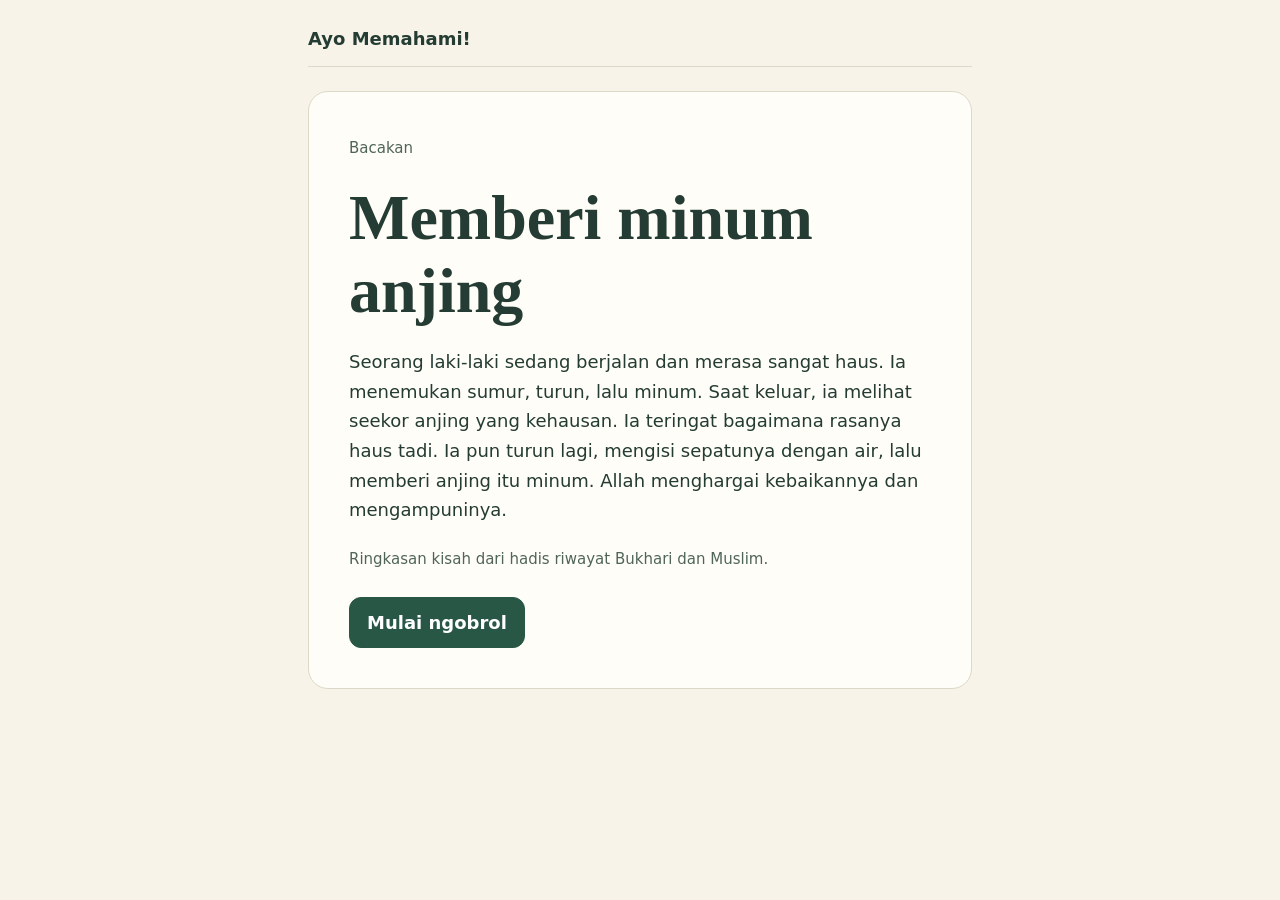
<file: index.html>
<!doctype html><html lang="id"><meta charset="utf-8"><meta name="viewport" content="width=device-width,initial-scale=1"><title>Ayo Memahami!</title><style>
*{box-sizing:border-box}body{margin:0;background:#f8f3e8;color:#243c33;font:18px/1.65 system-ui,sans-serif}main{max-width:700px;margin:auto;padding:24px 18px 48px}header{border-bottom:1px solid #ded8c9;padding-bottom:12px;font-weight:750}h1,h2{font-family:Georgia,serif;line-height:1.15}h1{font-size:clamp(2.4rem,8vw,4rem);margin:.3em 0}article{background:#fffdf7;border:1px solid #ded8c9;border-radius:20px;padding:clamp(20px,5vw,40px);margin-top:24px}small{color:#506559}button{font:inherit;font-weight:650;padding:10px 17px;border-radius:12px;border:1px solid #285746;background:#285746;color:white;cursor:pointer}button.secondary{background:transparent;color:#285746}.actions{display:flex;gap:10px;flex-wrap:wrap;margin-top:24px}details{margin-top:12px}summary{cursor:pointer}button:focus-visible,summary:focus-visible{outline:3px solid #bd701d;outline-offset:3px}</style>
<main><header>Ayo Memahami!</header><article id="card"></article><p id="status" role="status"></p></main><script>
const steps=[
 {label:"Bacakan",title:"Memberi minum anjing",body:"Seorang laki-laki sedang berjalan dan merasa sangat haus. Ia menemukan sumur, turun, lalu minum. Saat keluar, ia melihat seekor anjing yang kehausan. Ia teringat bagaimana rasanya haus tadi. Ia pun turun lagi, mengisi sepatunya dengan air, lalu memberi anjing itu minum. Allah menghargai kebaikannya dan mengampuninya.",source:"Ringkasan kisah dari hadis riwayat Bukhari dan Muslim."},
 {label:"Ajak ngobrol",title:"Apa yang ia lihat?",body:"Hewan apa yang dilihat laki-laki itu setelah keluar dari sumur?",hint:"Seekor anjing yang sedang kehausan."},
 {label:"Ajak ngobrol",title:"Mengapa ia membantu?",body:"Mengapa laki-laki itu mau turun lagi ke sumur? Coba ceritakan dengan kata-katamu sendiri.",hint:"Ia ingat bagaimana rasanya sangat haus dan melihat anjing itu juga membutuhkan air."},
 {label:"Refleksi dan aksi",title:"Satu kebaikan hari ini",body:"Kapan kamu pernah membutuhkan bantuan? Saat makan bersama hari ini, coba tawarkan segelas air kepada satu anggota keluarga."}
];
let current=0;const card=document.querySelector("#card"),status=document.querySelector("#status");
function draw(focus=false){
 const step=steps[current];
 card.innerHTML='<small>'+step.label+(step.hint?' · '+current+' dari 2':'')+'</small><h1 tabindex="-1">'+step.title+'</h1><p>'+step.body+'</p>'+(step.source?'<small>'+step.source+'</small>':'')+(step.hint?'<details><summary>Panduan untuk orang tua</summary><p>'+step.hint+'</p></details>':'')+'<div class="actions">'+(current?'<button class="secondary" id="back">Kembali</button>':'')+'<button id="next">'+['Mulai ngobrol','Pertanyaan berikutnya','Lanjut ke refleksi','Tandai selesai'][current]+'</button></div>';
 card.querySelector("#back")?.addEventListener("click",()=>{current--;status.textContent="";draw(true)});
 card.querySelector("#next").addEventListener("click",()=>{if(current<steps.length-1){current++;draw(true);return}try{localStorage.setItem("ayo-memahami-kisah-1","selesai");status.textContent="Kisah selesai. Progres tersimpan di perangkat ini."}catch{status.textContent="Kisah selesai."}});
 if(focus)card.querySelector("h1").focus();
}
draw();try{if(localStorage.getItem("ayo-memahami-kisah-1")==="selesai")status.textContent="Kisah ini sudah pernah diselesaikan."}catch{}
</script></html>
</file>
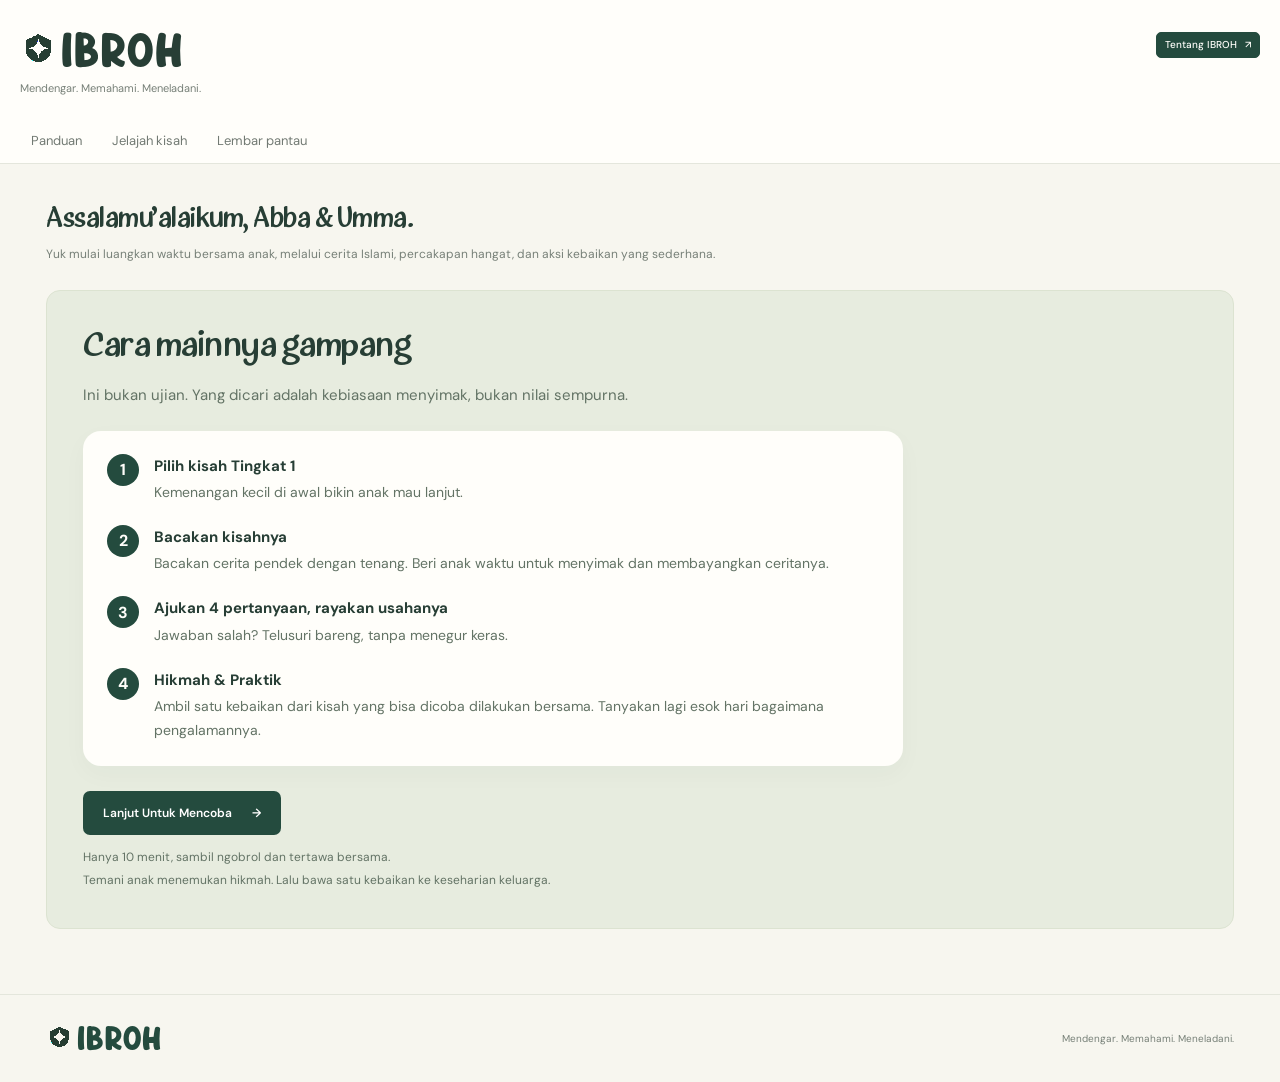
<file: ibroh/index.html>
<!DOCTYPE html>
<html lang="id">
<head>
<meta charset="UTF-8"><meta name="viewport" content="width=device-width, initial-scale=1"><meta name="theme-color" content="#244b3e">
<title>IBROH — Memahami kisah, menumbuhkan kebaikan</title>
<meta name="description" content="Baca 25 kisah Al-Qur’an dan hadis bersama anak, pahami hikmahnya, dan mulai satu kebaikan setiap hari.">
<link rel="preconnect" href="https://fonts.googleapis.com">
<link href="https://fonts.googleapis.com/css2?family=DM+Sans:wght@400;500;600;700&display=swap" rel="stylesheet">
<link rel="preload" href="fonts/lt-comical.ttf" as="font" type="font/ttf" crossorigin>
<link rel="stylesheet" href="style.css"><script src="app.js" defer></script>
</head>
<body>
<svg class="brand-filters" xmlns="http://www.w3.org/2000/svg" width="0" height="0" aria-hidden="true" focusable="false"><defs><filter id="brand-green" color-interpolation-filters="sRGB"><feComponentTransfer><feFuncR type="discrete" tableValues="0.15294 1"/><feFuncG type="discrete" tableValues="0.24314 1"/><feFuncB type="discrete" tableValues="0.20784 1"/></feComponentTransfer></filter></defs></svg>
<a class="skip" href="#main">Ke isi utama</a>
<aside class="sidebar">
<a class="brand" href="#beranda" aria-label="IBROH beranda"><img class="brand-icon" src="assets/ibroh-emblem.png" alt="" width="32" height="32">IBROH</a>
<p class="brand-sub">Mendengar. Memahami. Meneladani.</p>
<button class="about-button" id="about-button">Tentang IBROH <span aria-hidden="true">↗</span></button>
<nav aria-label="Navigasi utama"><a href="#panduan" data-nav="panduan">Panduan</a><a href="#kisah" data-nav="kisah">Jelajah kisah</a><a href="#perjalanan" data-nav="perjalanan">Lembar pantau</a></nav>
<div class="sidebar-bottom"><div class="little-leaf" aria-hidden="true">❧</div><p>Pelan-pelan memahami.<br>Sama-sama meneladani.</p><span>Untuk orang tua & anak</span></div>
</aside>
<div class="shell">
<main id="main" tabindex="-1"><p class="loading" role="status">Menyiapkan kisah untuk keluarga…</p></main>
<footer><a href="#beranda" class="footer-brand" aria-label="IBROH" style="display:inline-flex;align-items:center;gap:3px;font-size:32px;letter-spacing:1px;line-height:1.15"><img class="brand-icon" src="assets/ibroh-emblem.png" alt="" width="28" height="28" style="width:28px;height:28px">IBROH</a><span>Mendengar. Memahami. Meneladani.</span></footer></div>
<dialog id="info-dialog"><button class="dialog-close" aria-label="Tutup" id="dialog-close">×</button><div id="dialog-content"></div></dialog>
<div id="toast" role="status" aria-live="polite"></div>
</body></html>
</file>
<file: ibroh/style.css>
@font-face {
  font-family: 'LT Comical';
  src: url('./fonts/lt-comical.ttf') format('truetype');
  font-weight: 400;
  font-style: normal;
  font-display: swap;
}

:root{--ink:#273e35;--muted:#778078;--green:#244b3e;--cream:#f7f6ef;--gold:#b9914f;--line:#e4e6dc;--white:#fffefa;--serif:'LT Comical',Arial,sans-serif;--sans:'DM Sans',Arial,sans-serif}*{box-sizing:border-box}body{margin:0;background:var(--cream);color:var(--ink);font-family:var(--sans);font-size:14px}button,input,textarea,select{font:inherit}button,a,input,textarea,select{-webkit-tap-highlight-color:transparent}button,a{touch-action:manipulation}button{cursor:pointer}button:disabled{opacity:.5;cursor:default}a{color:inherit;text-decoration:none}button:focus-visible,a:focus-visible,input:focus-visible,textarea:focus-visible,select:focus-visible,summary:focus-visible{outline:3px solid var(--gold);outline-offset:4px}button{color:inherit}h1,h2,h3,p{margin-top:0}h1,h2,h3{font-family:var(--serif);font-weight:500}p{line-height:1.8}.sidebar{position:fixed;inset:0 auto 0 0;width:242px;background:var(--white);border-right:1px solid var(--line);padding:40px 28px;display:flex;flex-direction:column}.brand{font-family:var(--serif);font-weight:600;font-size:34px;letter-spacing:2px;display:flex;align-items:center;gap:7px}.brand-symbol{font-size:35px;transform:rotate(-30deg);color:var(--gold)}.brand-dot{color:var(--gold);margin-left:-9px}.brand-sub{font-size:11px;margin:12px 0 43px;color:var(--muted)}nav{display:grid;gap:9px}nav a,nav button{border:0;background:transparent;text-align:left;padding:13px 11px;border-radius:8px;font-size:13px;color:#727a73;display:flex;gap:12px;align-items:center}nav span{font-size:22px;width:20px;line-height:1}nav .active{background:#edf1e8;color:var(--green);font-weight:700}nav a:hover,nav button:hover{background:#f0f2eb}.sidebar-bottom{margin-top:auto;border-top:1px solid var(--line);padding-top:22px}.little-leaf{font-size:38px;color:var(--gold)}.sidebar-bottom p{font-family:var(--serif);font-style:italic;font-size:14px;line-height:1.7;margin:8px 0 18px}.sidebar-bottom>span{font-size:10px;text-transform:uppercase;letter-spacing:1.5px;color:var(--muted)}.shell{margin-left:242px}.topbar{height:80px;border-bottom:1px solid var(--line);display:flex;align-items:center;justify-content:space-between;padding:0 46px;color:var(--muted);font-size:12px}.about-button{border:0;background:transparent;font-size:12px}.about-button span{margin-left:12px}main{max-width:1370px;padding:42px 46px 65px;margin:auto;min-height:75vh}.eyebrow{font-size:10px;letter-spacing:2.3px;text-transform:uppercase;color:var(--gold);font-weight:700;margin:0 0 14px}.intro{display:flex;align-items:end;justify-content:space-between;margin-bottom:25px}.intro h1{font-size:29px;margin-bottom:8px;letter-spacing:-.5px}.intro p{color:var(--muted);margin:0;font-size:12px}.date-note{font-size:11px;color:var(--muted)}.hero{background:#e7ecdf;border-radius:14px;position:relative;overflow:hidden;display:grid;grid-template-columns:1.2fr 1fr;min-height:340px;border:1px solid #dce3d1}.hero-copy{padding:38px 0 35px 36px;z-index:1}.hero h2{font-size:40px;line-height:1.22;letter-spacing:-1.4px;margin:0 0 17px;max-width:440px}.hero h2 em{color:#6a8266;font-weight:400;font-style:normal}.hero-copy>p{font-size:13px;color:#637365;max-width:340px;margin-bottom:25px;line-height:1.8}.primary,.secondary{border:0;border-radius:7px;display:inline-flex;align-items:center;justify-content:center;gap:20px;padding:13px 20px;font-size:12px;font-weight:600;min-height:44px}.primary{background:var(--green);color:white}.primary:hover{background:#17382c}.secondary{border:1px solid #cbd3c7;background:transparent}.secondary:hover{background:#edf1e8}.hero-art{position:relative;min-height:320px;display:grid;place-items:center}.sun-disc{position:absolute;width:285px;height:285px;border-radius:50%;background:#dbe3cf;right:25px;top:30px}.sun-disc:before,.sun-disc:after{content:'';position:absolute;inset:15px;border:1px solid #c8d2b8;border-radius:50%}.sun-disc:after{inset:-17px;border-style:dashed;border-color:#d0d9c5}.book-stack{position:relative;transform:rotate(-9deg);width:181px;height:233px;margin:12px 25px 0 0;box-shadow:18px 22px 23px #344e3522;border-radius:3px 9px 9px 3px;background:#37604a;border-left:9px solid #284d3a;color:#e6d8b1;display:flex;flex-direction:column;align-items:center;padding:24px 10px;z-index:1}.book-stack:before{content:'';position:absolute;z-index:-1;inset:9px -9px -9px 6px;background:repeating-linear-gradient(#e7e4d4 0 2px,#d5d3c4 2px 3px);border-radius:0 5px 5px 0;border-right:4px solid #294e3b;border-bottom:5px solid #294e3b}.book-border{position:absolute;inset:13px;border:1px solid #b5b78288;border-radius:3px}.book-leaf{font-size:58px;margin:7px 0 7px}.book-stack strong{font-family:var(--serif);letter-spacing:4px;font-size:24px;font-weight:400}.book-stack small{font-size:8px;line-height:1.8;text-align:center;letter-spacing:1px;margin-top:14px}.art-note{position:absolute;right:24px;bottom:23px;color:#65775d;font-family:var(--serif);font-size:11px;font-style:italic}.sprig{position:absolute;color:#7b906d;font-size:150px;bottom:-20px;right:-15px;transform:rotate(-30deg);z-index:2}.section-top{display:flex;align-items:center;justify-content:space-between;margin:35px 0 20px;gap:15px}.section-top h2{font-size:24px;margin:0 0 6px;letter-spacing:-.6px}.section-top p{font-size:12px;color:var(--muted);margin:0}.link-button{border:0;background:transparent;color:var(--green);font-size:12px;padding:10px 0;white-space:nowrap}.toolbar{display:flex;justify-content:space-between;gap:15px;margin-bottom:19px;align-items:center}.filters{display:flex;gap:7px;flex-wrap:wrap}.filter{border:1px solid var(--line);background:var(--white);border-radius:6px;padding:9px 12px;font-size:11px}.filter.selected{background:var(--green);color:white;border-color:var(--green)}.search-wrap{position:relative;min-width:190px}.search-wrap>span{position:absolute;left:13px;top:10px;color:var(--muted);font-size:17px}.search{width:100%;background:var(--white);border:1px solid var(--line);padding:11px 12px 11px 36px;border-radius:7px;font-size:11px}.cards{display:grid;grid-template-columns:repeat(3,minmax(0,1fr));gap:18px}.story-card{background:var(--white);border:1px solid var(--line);border-radius:11px;overflow:hidden;display:flex;flex-direction:column;transition:transform .2s,box-shadow .2s}.story-card:hover{transform:translateY(-3px);box-shadow:0 8px 22px #2743350a}.card-art{height:130px;background:var(--tone);position:relative;display:grid;place-items:center;overflow:hidden}.card-art:before{content:'';width:120px;height:120px;border:1px solid #fff8;position:absolute;border-radius:50%;top:20px;right:20px}.card-art:after{content:'';position:absolute;inset:auto -20px -75px;height:130px;border-radius:50%;background:#ffffff40}.card-glyph{font-family:var(--serif);font-size:60px;color:var(--glyph);line-height:1;z-index:1}.bookmark{position:absolute;right:12px;top:11px;background:#fff9;border:0;border-radius:50%;height:29px;width:29px;color:var(--green);font-size:20px;display:grid;place-items:center;z-index:2}.bookmark[aria-pressed=true]{background:var(--green);color:white}.card-body{padding:20px 19px 17px;display:flex;flex-direction:column;flex:1}.card-meta{display:flex;justify-content:space-between;font-size:10px;color:var(--muted);margin-bottom:11px}.level-label{color:#637952}.story-card h3{font-size:18px;line-height:1.5;margin-bottom:9px}.story-card p{color:var(--muted);font-size:11px;margin-bottom:16px;line-height:1.7}.card-bottom{display:flex;align-items:center;justify-content:space-between;margin-top:auto;border-top:1px solid #edf0e6;padding-top:12px}.card-bottom span{font-size:10px;color:var(--muted)}.card-bottom a{font-size:11px;font-weight:700;min-height:28px;display:flex;align-items:center;gap:17px}.complete-label{color:var(--green)!important}.bottom-callout{padding:24px 29px;border:1px solid var(--line);border-radius:10px;margin-top:30px;display:flex;align-items:center;gap:20px;background:#f0f0e5}.bottom-callout>span{font-size:38px;color:var(--gold)}.bottom-callout h3{font-size:17px;margin:0 0 6px}.bottom-callout p{font-size:11px;margin:0;color:var(--muted)}.bottom-callout button{margin-left:auto;white-space:nowrap}.progress-line{height:4px;background:#e1e6d9;border-radius:5px;overflow:hidden;margin-top:14px}.progress-line>span{height:100%;display:block;background:#6e8d65}.journey-summary{padding:25px 30px;background:#e7ecdf;border-radius:12px;margin-bottom:25px;display:flex;align-items:center;gap:25px}.journey-summary strong{font-family:var(--serif);font-size:42px;font-weight:500;white-space:nowrap}.journey-summary p{margin:0;color:#637365}.journey-tabs{display:flex;gap:10px;margin:25px 0}.empty{border:1px dashed #cbd2c4;border-radius:12px;padding:45px;text-align:center;grid-column:1/-1}.empty h3{font-size:21px}.empty p{color:var(--muted);font-size:13px}.reader-top{display:flex;justify-content:space-between;align-items:center;margin-bottom:25px}.back{font-size:12px;color:var(--muted)}.reader-layout{display:grid;grid-template-columns:minmax(0,1fr) 230px;gap:28px}.reader-main{min-width:0}.reader-heading{padding:33px 36px;border-radius:12px;background:var(--tone);position:relative;overflow:hidden}.reader-heading h1{font-size:34px;line-height:1.35;max-width:530px;margin:10px 0}.reader-heading p{font-size:12px;margin:0;color:#657466}.reader-heading .eyebrow{color:var(--green)}.read-tabs{display:flex;gap:0;border-bottom:1px solid var(--line);margin:25px 0}.read-tabs button{flex:1;padding:17px 5px;border:0;background:transparent;font-size:12px;color:var(--muted);border-bottom:2px solid transparent}.read-tabs button.selected{color:var(--green);border-bottom-color:var(--green);font-weight:700}.reading{background:var(--white);padding:30px 34px;border:1px solid var(--line);border-radius:10px}.narrative{font-family:var(--serif);font-size:19px;line-height:2;letter-spacing:.05px}.reading h2{font-size:22px}.source{font-size:11px;color:var(--muted);line-height:1.7;border-top:1px solid var(--line);padding-top:18px;margin:24px 0 0}.word-box,.lesson-box{background:#f0f2e9;padding:20px;border-radius:7px;margin-top:25px;font-size:13px;line-height:1.9}.word-box strong,.lesson-box strong{display:block;margin-bottom:7px}.reader-side{padding-top:0}.reader-side>section{border:1px solid var(--line);border-radius:10px;padding:23px 20px;background:#fffdf5;margin-bottom:18px}.reader-side h3{font-size:18px}.reader-side p{font-size:12px;color:var(--muted)}.reader-side .primary{width:100%}.reader-side label{font-size:12px}.reader-side .progress-line{margin-bottom:12px}.tiny{font-size:10px;color:var(--muted);line-height:1.8}.questions{display:grid;gap:25px}.question{border:0;padding:0;margin:0;min-width:0}.question legend{line-height:1.7;font-weight:600;margin-bottom:12px;font-size:13px;width:100%}.option{display:flex;gap:10px;padding:12px;border:1px solid var(--line);border-radius:6px;margin-bottom:8px;font-size:13px;line-height:1.6;align-items:start}.option:has(input:checked){background:#edf2e6;border-color:#7a946c}.option input{accent-color:var(--green);margin-top:4px}.answer{width:100%;min-height:90px;border:1px solid #dce1d6;background:#fffefa;border-radius:7px;padding:13px;resize:vertical;color:var(--ink);font-size:13px;line-height:1.7}.answer-label{display:block;font-size:12px;margin:20px 0 10px}.guide-answer{margin-top:25px;padding:18px;background:#f0f2e9;border-radius:7px;font-size:12px;line-height:1.9}.guide-answer summary{cursor:pointer;font-weight:600}.guide-answer p{white-space:pre-line;margin-top:14px;margin-bottom:0}.reader-actions{display:flex;gap:12px;justify-content:space-between;margin-top:25px;flex-wrap:wrap}.practice-check{padding:17px;background:#edf1e8;display:flex;gap:12px;align-items:start;font-size:13px;line-height:1.8;border-radius:8px;margin-top:20px}.practice-check input{margin-top:6px;accent-color:var(--green)}.saved-note{font-size:10px;color:var(--muted);margin-top:12px}.text-size{border:1px solid var(--line);border-radius:6px;background:var(--white);padding:7px 11px}.reading.large .narrative{font-size:23px}footer{border-top:1px solid var(--line);padding:25px 46px;display:flex;align-items:center;justify-content:space-between;gap:15px;color:var(--muted);font-size:10px}.footer-brand{font-family:var(--serif);font-size:18px;color:var(--green);letter-spacing:2px}dialog{border:1px solid var(--line);border-radius:14px;background:var(--white);color:var(--ink);padding:38px;width:min(560px,calc(100vw - 30px));max-height:85vh}dialog::backdrop{background:#19382ccc;backdrop-filter:blur(4px)}dialog h2{font-size:28px;margin:10px 0 20px}dialog h3{font-size:18px;margin:22px 0 7px}dialog p,dialog li{font-size:13px;line-height:1.9}dialog a{text-decoration:underline}.dialog-close{position:absolute;top:12px;right:15px;border:0;background:transparent;font-size:27px}.guide-step{display:flex;gap:15px;margin:20px 0}.guide-step b{flex-shrink:0;background:#e9eede;border-radius:50%;width:30px;height:30px;display:grid;place-items:center;font-size:12px}.guide-step h3{margin:0 0 6px}.guide-step p{margin:0}.skip{position:fixed;top:-60px;background:var(--green);color:white;padding:15px;z-index:100}.skip:focus{top:0}#toast{position:fixed;bottom:25px;left:50%;transform:translateX(-50%);background:var(--green);color:white;padding:13px 23px;border-radius:8px;font-size:12px;box-shadow:0 6px 20px #0002;opacity:0;pointer-events:none;transition:opacity .2s;z-index:10}#toast.visible{opacity:1}.loading{padding:80px;text-align:center;color:var(--muted)}
/* Shared page structure for phones, tablets, and computers. */
.sidebar{position:relative;inset:auto;width:100%;padding:24px max(20px,calc((100vw - 1278px)/2)) 0;border-right:0;border-bottom:1px solid var(--line)}
.brand-sub{position:absolute;right:max(20px,calc((100vw - 1278px)/2));top:32px;margin:0;text-align:right;max-width:160px}
.sidebar nav{display:flex;gap:8px;margin-top:20px;overflow-x:auto}
.sidebar nav a,.sidebar nav button{white-space:nowrap;border-radius:8px 8px 0 0;min-height:44px}
.sidebar-bottom{display:none}
.shell{margin-left:0}
.topbar{height:49px;padding:0 max(20px,calc((100vw - 1278px)/2))}
.date-note{display:none}
.toolbar{align-items:stretch;flex-direction:column}
.cards{grid-template-columns:repeat(2,minmax(0,1fr))}
.reader-layout{grid-template-columns:minmax(0,1fr)}
.reader-side{display:grid;grid-template-columns:1fr;gap:15px}
.reader-side>section{margin:0}

@media(min-width:1500px){main{padding-top:48px}.hero{min-height:370px}.hero h2{font-size:46px}.hero-copy{padding-top:45px}.card-art{height:155px}}@media(max-width:1160px){.sidebar{width:210px;padding:35px 20px}.shell{margin-left:210px}main{padding:30px 28px}.topbar{padding:0 28px}.hero h2{font-size:34px}.hero-copy{padding-left:27px}.hero{grid-template-columns:1.3fr 1fr}.book-stack{width:150px;height:205px}.sun-disc{width:230px;height:230px;right:-20px;top:55px}.hero-art{min-height:320px}.toolbar{align-items:stretch;flex-direction:column}.search-wrap{max-width:none}.cards{gap:13px}.reader-layout{grid-template-columns:minmax(0,1fr)}.reader-side{display:grid;grid-template-columns:1fr 1fr;gap:15px}.reader-side>section{margin:0}footer{padding:25px 28px}.date-note{display:none}}@media(max-width:1160px){.sidebar{position:relative;width:100%;padding:19px 20px 0;border-right:0;border-bottom:1px solid var(--line)}.brand{font-size:28px}.brand-symbol{font-size:30px}.brand-sub{position:absolute;right:20px;top:24px;font-size:9px;margin:0;max-width:120px;text-align:right}.sidebar nav{display:flex;gap:5px;margin-top:17px;overflow-x:auto}.sidebar nav a,.sidebar nav button{padding:12px 9px;border-radius:6px 6px 0 0;font-size:10px;white-space:nowrap;gap:5px}.sidebar nav span{font-size:17px;width:auto}.sidebar-bottom{display:none}.shell{margin-left:0}.topbar{height:49px;padding:0 20px;font-size:10px}.about-button{font-size:10px}main{padding:26px 20px 40px}.intro{margin-bottom:22px}.intro h1{font-size:27px}.intro p{font-size:11px;max-width:290px}.hero{grid-template-columns:1fr;min-height:0}.hero-copy{padding:28px 25px 0}.hero h2{font-size:35px;max-width:330px}.hero-copy>p{font-size:12px;max-width:310px;margin-bottom:20px}.hero-art{min-height:225px;margin-top:-5px}.book-stack{width:132px;height:175px;padding:17px 5px;transform:rotate(-10deg);margin:0}.book-stack strong{font-size:21px}.book-leaf{font-size:38px;margin:8px 0}.book-stack small{font-size:7px;margin-top:11px}.sun-disc{height:190px;width:190px;top:18px;right:calc(50% - 95px)}.sprig{right:30px;font-size:125px;bottom:-15px}.art-note{right:16px;bottom:18px;font-size:10px}.section-top{margin-top:29px}.section-top h2{font-size:22px}.section-top p{font-size:11px}.link-button{font-size:10px}.filters{gap:6px}.filter{font-size:10px;padding:8px 10px}.cards{grid-template-columns:repeat(2,minmax(0,1fr));gap:12px}.card-art{height:110px}.card-glyph{font-size:49px}.card-body{padding:15px 12px}.story-card h3{font-size:16px;line-height:1.5}.story-card p{font-size:10px}.card-meta{font-size:9px;gap:5px}.card-bottom{gap:5px;align-items:start}.card-bottom a{font-size:10px;gap:7px}.card-bottom span{font-size:9px}.bottom-callout{padding:20px;flex-wrap:wrap;gap:10px}.bottom-callout>span{display:none}.bottom-callout button{margin-left:0}.bottom-callout h3{font-size:17px}.bottom-callout p{font-size:11px}footer{padding:22px 20px;flex-wrap:wrap;gap:10px}.reader-top{margin-bottom:20px}.reader-heading{padding:25px}.reader-heading h1{font-size:28px}.reading{padding:25px 21px}.narrative{font-size:18px;line-height:1.95}.reader-side{grid-template-columns:1fr}.reader-side>section{padding:20px}.read-tabs button{font-size:11px}.journey-summary{padding:22px;gap:17px}.journey-summary strong{font-size:32px}.journey-summary p{font-size:12px}.empty{padding:35px 20px}dialog{padding:30px 25px}}@media(prefers-reduced-motion:reduce){*{transition:none!important;scroll-behavior:auto!important}}

.book-stack:before{inset:9px -9px 6px auto;width:9px;border-bottom:0;z-index:0}.book-stack:after{content:"";position:absolute;bottom:-8px;left:5px;right:-5px;height:8px;background:repeating-linear-gradient(#e7e4d4 0 2px,#d5d3c4 2px 3px);border-bottom:3px solid #294e3b;border-radius:0 0 4px 2px;z-index:0}


@font-face {
  font-family: 'Happy School';
  src: url('./fonts/happy-school.otf') format('opentype');
  font-weight: 400;
  font-style: normal;
  font-display: swap;
}

.brand,
.footer-brand,
.book-stack strong {
  font-family: 'Happy School', Arial, sans-serif;
  font-weight: 400;
}

.hero {
  grid-template-columns: 1fr;
  min-height: 0;
}
.hero-copy {
  padding: 36px;
}
.hero-copy > p {
  max-width: 560px;
}
@media(max-width:1160px) {
  .hero-copy {
    padding: 28px 25px;
  }
}

/* Keep the header tagline on one line on every screen. */
.brand-sub{max-width:none;white-space:nowrap}

/* Compact brand lockup using the supplied emblem. */
.brand{gap:3px;letter-spacing:1px}
.brand-icon{display:block;width:32px;height:32px;object-fit:contain;flex:none}
.brand-dot{margin-left:-3px}

.brand-filters{position:absolute;overflow:hidden;pointer-events:none}
.brand-icon{filter:url(#brand-green);mix-blend-mode:multiply}

/* Place the tagline beneath the brand and About at the upper right. */
.brand-sub{position:static;max-width:none;margin:2px 0 0;text-align:left;white-space:nowrap}
.sidebar>.about-button{position:absolute;top:32px;right:max(20px,calc((100vw - 1278px)/2));min-height:32px;color:var(--muted)}
@media(max-width:1160px){.sidebar>.about-button{top:24px;right:20px}}

/* Balance the brand size with the tagline beneath it. */
.brand{font-size:46px;line-height:1.15;width:max-content}
.brand-icon{width:38px;height:38px}
@media(max-width:1160px){.brand{font-size:40px}.brand-icon{width:34px;height:34px}}

/* Five-session family observation sheet. */
.session-tracker{margin:24px 0 38px}
.session-status{font-weight:600;color:var(--green);margin-bottom:4px}
.session-list{display:grid;gap:14px;margin:20px 0}
.session-card{border:1px solid var(--line);border-radius:10px;background:var(--white);overflow:hidden}
.session-card summary{cursor:pointer;padding:18px 20px;font-weight:600;min-height:54px}
.session-card summary span{float:right;font-weight:400;font-size:12px;color:var(--muted);margin-left:12px}
.session-fields{display:grid;grid-template-columns:repeat(2,minmax(0,1fr));gap:18px;padding:4px 20px 22px}
.session-fields label{display:flex;flex-direction:column;gap:8px;font-size:12px;font-weight:500;min-width:0}
.session-fields input,.session-fields select,.session-fields textarea{width:100%;max-width:100%;min-width:0;min-height:44px;border:1px solid var(--line);border-radius:7px;padding:11px;background:var(--white);color:var(--ink);font-size:14px}
.session-fields textarea{min-height:95px;resize:vertical;line-height:1.7}
.session-wide{grid-column:1/-1}
.story-history>h2{font-size:24px;margin-bottom:20px}
@media(max-width:600px){.session-fields{grid-template-columns:1fr;padding:4px 16px 18px}.session-card summary{padding:16px}.session-fields input,.session-fields select,.session-fields textarea{font-size:16px}}

.start-duration{font-size:12px!important;margin:12px 0 0!important;max-width:none!important}
.return-note{border-top:1px solid #cbd5bf;margin-top:24px;padding-top:20px;max-width:600px;font-size:13px}
.return-note p{margin:8px 0;font-size:13px;line-height:1.8}
.return-note>span{display:block;color:var(--muted);font-size:12px;line-height:1.7}
.return-note button{display:block}
.level-help{padding:14px 18px;border:1px solid var(--line);border-radius:8px;background:#edf1e8;font-size:13px;color:var(--green);margin:0 0 18px}
.session-complete>.tiny{margin:14px 0 0}
.session-complete .lesson-box{margin-bottom:22px}
.hero-copy>.primary{max-width:100%;white-space:normal;text-align:left;line-height:1.5}

/* Make About IBROH a clearly visible button. */
.sidebar>.about-button{background:var(--green);color:var(--white);border:1px solid var(--green);border-radius:5px;min-height:26px;padding:4px 8px;font-size:10px;font-weight:500;line-height:1.4}
.sidebar>.about-button:hover{background:#17382c;border-color:#17382c}
.sidebar>.about-button span{margin-left:5px}
@media(max-width:1160px){.sidebar>.about-button{padding:4px 7px;font-size:9px}}

/* A simple three-step introduction to the first reading session. */
.how-to h2{max-width:none;font-size:36px;letter-spacing:-.5px;margin-bottom:12px}
.how-to .how-to-intro{max-width:720px;font-size:15px;line-height:1.7;margin-bottom:22px}
.how-to-steps{list-style:none;counter-reset:reading-step;background:var(--white);border-radius:18px;padding:23px 24px;margin:0 0 25px;max-width:820px;box-shadow:0 8px 24px #273e3508}
.how-to-steps li{counter-increment:reading-step;display:flex;align-items:flex-start;gap:15px;margin-bottom:20px}
.how-to-steps li:last-child{margin-bottom:0}
.how-to-steps li::before{content:counter(reading-step);display:grid;place-items:center;flex:0 0 32px;height:32px;border-radius:50%;background:var(--green);color:var(--white);font-size:16px;font-weight:700}
.how-to-steps h3{font-family:var(--sans);font-size:15px;font-weight:700;line-height:1.5;margin:1px 0 4px}
.how-to-steps p{font-size:14px;line-height:1.7;margin:0;color:#637365}
@media(max-width:600px){.how-to h2{font-size:30px}.how-to .how-to-intro{font-size:13px}.how-to-steps{padding:20px 16px;border-radius:14px}.how-to-steps li{gap:11px}.how-to-steps h3{font-size:13px}.how-to-steps p{font-size:12px}.how-to-steps li::before{flex-basis:28px;height:28px;font-size:14px}}

/* Keep the two CTA supporting lines close together. */
.hero-copy>.start-duration+.start-duration{margin-top:2px!important}

/* Give the reader's collection link a clear button shape. */
.reader-top>.back{display:inline-flex;align-items:center;justify-content:center;min-height:34px;padding:8px 12px;border:1px solid #cbd3c7;border-radius:6px;background:var(--white);color:var(--green);font-size:11px;font-weight:500;line-height:1.4}
.reader-top>.back:hover{background:#edf1e8;border-color:#91a48a}

/* Move the collection introduction a little closer to navigation. */
main:has(>section[aria-label="Koleksi kisah"]){padding-top:26px}
@media(max-width:1160px){main:has(>section[aria-label="Koleksi kisah"]){padding-top:14px}}

/* Separate the collection eyebrow from its heading. */
main:has(>section[aria-label="Koleksi kisah"])>.intro .eyebrow{margin-bottom:18px}

/* Prayer before the family reading session. */
.prayer-box{border:1px solid #cbd3c7;border-radius:20px;background:var(--white);overflow:hidden;margin:0 0 24px}
.prayer-box h2{font-family:var(--sans);font-size:18px;font-weight:700;line-height:1.5;color:var(--white);background:var(--green);padding:8px 20px;margin:0}
.prayer-box ul{padding:12px 24px 14px 46px;margin:0}
.prayer-box li{font-size:15px;line-height:1.8;padding-left:3px;margin:0 0 3px}
.prayer-box li::marker{color:#6a8266}
@media(max-width:600px){.prayer-box{border-radius:16px}.prayer-box h2{font-size:16px;padding:8px 16px}.prayer-box ul{padding:12px 16px 14px 34px}.prayer-box li{font-size:13px}}

/* Match the story panel to the opening prayer card. */
.reading.story-reading{padding:0;border:1px solid #cbd3c7;border-radius:20px;overflow:hidden}
.story-reading>h2{font-family:var(--sans);font-size:18px;font-weight:700;line-height:1.5;color:var(--white);background:var(--green);padding:8px 20px;margin:0}
.story-reading-body{padding:24px 34px 30px}
@media(max-width:600px){.reading.story-reading{border-radius:16px}.story-reading>h2{font-size:16px;padding:8px 16px}.story-reading-body{padding:20px 21px 25px}}

/* Read stories in the same clear body font as the prayer text. */
.story-reading .narrative{font-family:var(--sans);font-size:20px;font-weight:400;line-height:1.9;letter-spacing:normal}
.story-reading.large .narrative{font-size:24px}
@media(max-width:760px){.story-reading .narrative{font-size:18px}.story-reading.large .narrative{font-size:22px}}

/* Reading guidance in the IBROH green, sage, and gold palette. */
.collection-guidance{display:grid;gap:14px;margin:0 0 24px}
.collection-guidance .prayer-box{margin:0;border-radius:14px}
.collection-guidance .schedule-box h2{background:var(--green)}
.collection-guidance .sessions-guide-box h2{background:#6a8266}
.collection-guidance .habits-guide-box h2{background:#857449}
.collection-guidance .prayer-box h2{font-size:16px}
.collection-guidance .prayer-box li{font-size:14px}
.collection-guidance .sessions-guide-box li::marker{color:#6a8266}
.collection-guidance .habits-guide-box li::marker{color:#857449}
@media(max-width:600px){.collection-guidance .prayer-box h2{font-size:15px}.collection-guidance .prayer-box li{font-size:13px}}

/* Toggle the schedule with an accessible native disclosure. */
.collection-guidance .schedule-box>summary{list-style:none;cursor:pointer;display:flex;align-items:center;justify-content:space-between;gap:12px;background:var(--green);color:var(--white);font-family:var(--sans);font-size:16px;font-weight:700;line-height:1.5;padding:8px 20px}
.schedule-box>summary::-webkit-details-marker{display:none}
.schedule-box>summary::after{content:"+";font-size:20px;font-weight:400;line-height:1}
.schedule-box[open]>summary::after{content:"−"}
.schedule-box>summary:focus-visible{outline-offset:-4px}
@media(max-width:600px){.collection-guidance .schedule-box>summary{font-size:15px;padding:8px 16px}}

/* Give every collection guide the same expandable heading. */
.collection-guidance .prayer-box>summary{list-style:none;cursor:pointer;display:flex;align-items:center;justify-content:space-between;gap:12px;color:var(--white);font-family:var(--sans);font-size:16px;font-weight:700;line-height:1.5;padding:8px 20px}
.collection-guidance .sessions-guide-box>summary{background:#6a8266}
.collection-guidance .habits-guide-box>summary{background:#857449}
.collection-guidance .prayer-box>summary::-webkit-details-marker{display:none}
.collection-guidance .prayer-box>summary::after{content:"+";font-size:20px;font-weight:400;line-height:1}
.collection-guidance .prayer-box[open]>summary::after{content:"−"}
.collection-guidance .prayer-box>summary:focus-visible{outline-offset:-4px}
@media(max-width:600px){.collection-guidance .prayer-box>summary{font-size:15px;padding:8px 16px}}

.hikmah-label{display:flex;align-items:center;gap:12px;flex-wrap:wrap;margin-bottom:16px}
.hikmah-label>.eyebrow{margin:0}
.value-chip{display:inline-flex;align-items:center;padding:5px 12px;border-radius:20px;background:#e7ecdf;color:var(--green);font-family:var(--sans);font-size:12px;font-weight:600}

/* Toggle the reading prayer using the same disclosure pattern as the schedule. */
.opening-prayer>summary{list-style:none;cursor:pointer;display:flex;align-items:center;justify-content:space-between;gap:12px;font-family:var(--sans);font-size:18px;font-weight:700;line-height:1.5;color:var(--white);background:var(--green);padding:8px 20px}
.opening-prayer>summary::-webkit-details-marker{display:none}
.opening-prayer>summary::after{content:"+";font-size:20px;font-weight:400;line-height:1}
.opening-prayer[open]>summary::after{content:"−"}
.opening-prayer>summary:focus-visible{outline-offset:-4px}
@media(max-width:600px){.opening-prayer>summary{font-size:16px;padding:8px 16px}}

.opening-prayer-content{padding:16px 24px 20px}
.opening-prayer-content p{font-size:15px;line-height:1.8;margin:0 0 12px}
.opening-prayer-content p:last-child{margin-bottom:0}
.opening-prayer-content .prayer-arabic{font-family:"Noto Naskh Arabic","Amiri","Traditional Arabic",serif;font-size:28px;line-height:2;text-align:right}
@media(max-width:600px){.opening-prayer-content{padding:12px 16px 16px}.opening-prayer-content p{font-size:14px}.opening-prayer-content .prayer-arabic{font-size:26px}}

.opening-prayer-content em{font-family:var(--serif);font-size:20px;font-style:normal;font-weight:500}

/* Improve the mobile navigation and welcome text readability. */
@media(max-width:600px){
.sidebar nav{display:grid;grid-template-columns:repeat(3,minmax(0,1fr));gap:4px;overflow-x:visible}
.sidebar nav a,.sidebar nav button{font-size:14px;line-height:1.4;white-space:normal;text-align:center;justify-content:center;min-height:56px;padding:12px 8px}
.intro:has(.welcome-heading) p{font-size:13.5px;line-height:1.5;max-width:none}
}

@media(max-width:1160px){.how-to .how-to-intro{font-size:13.5px}}

@media(max-width:1160px){
.how-to-steps h3{font-size:14.5px}
.how-to-steps p{font-size:13.5px}
.hero-copy>.start-duration{font-size:13.5px!important}
}

@media(max-width:1160px){
main:has(>section[aria-label="Koleksi kisah"])>.intro p:not(.eyebrow){font-size:13.5px}
section[aria-label="Koleksi kisah"] .filter{font-size:13.5px}
}
</file>
